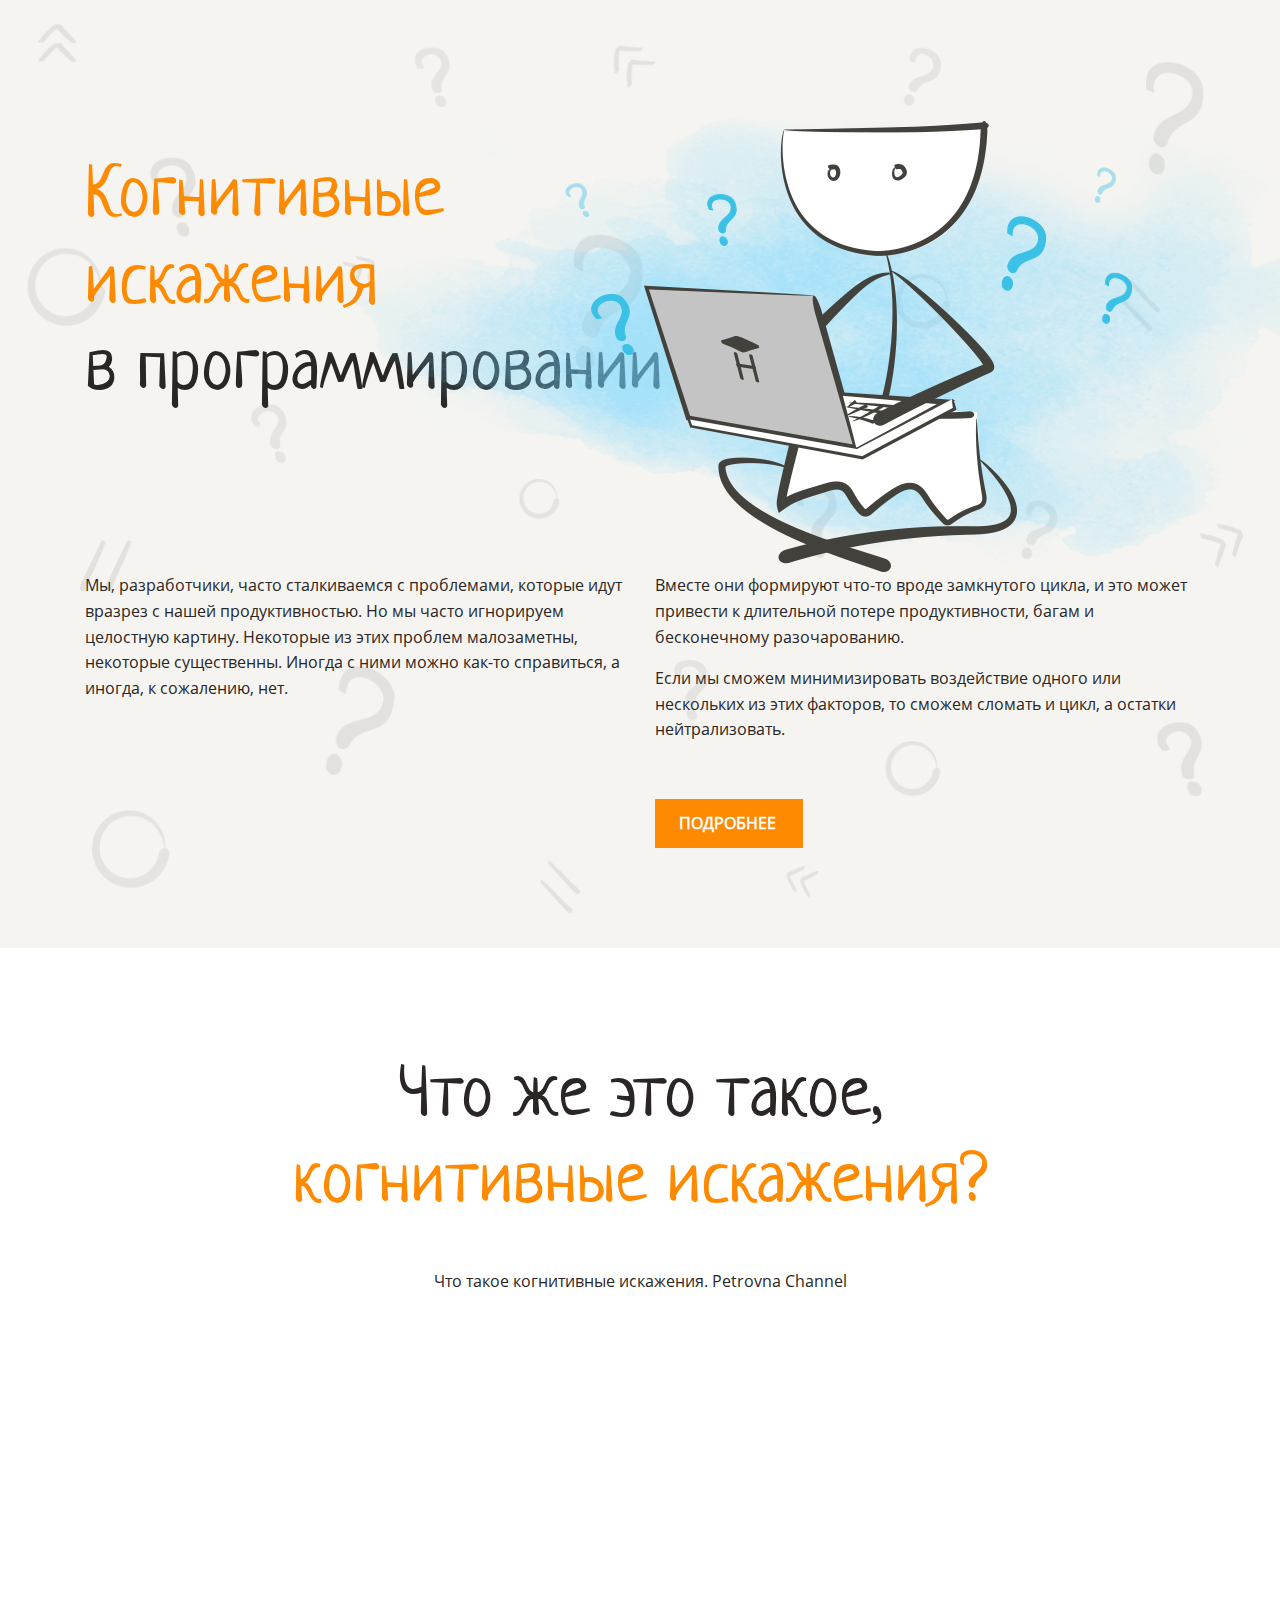
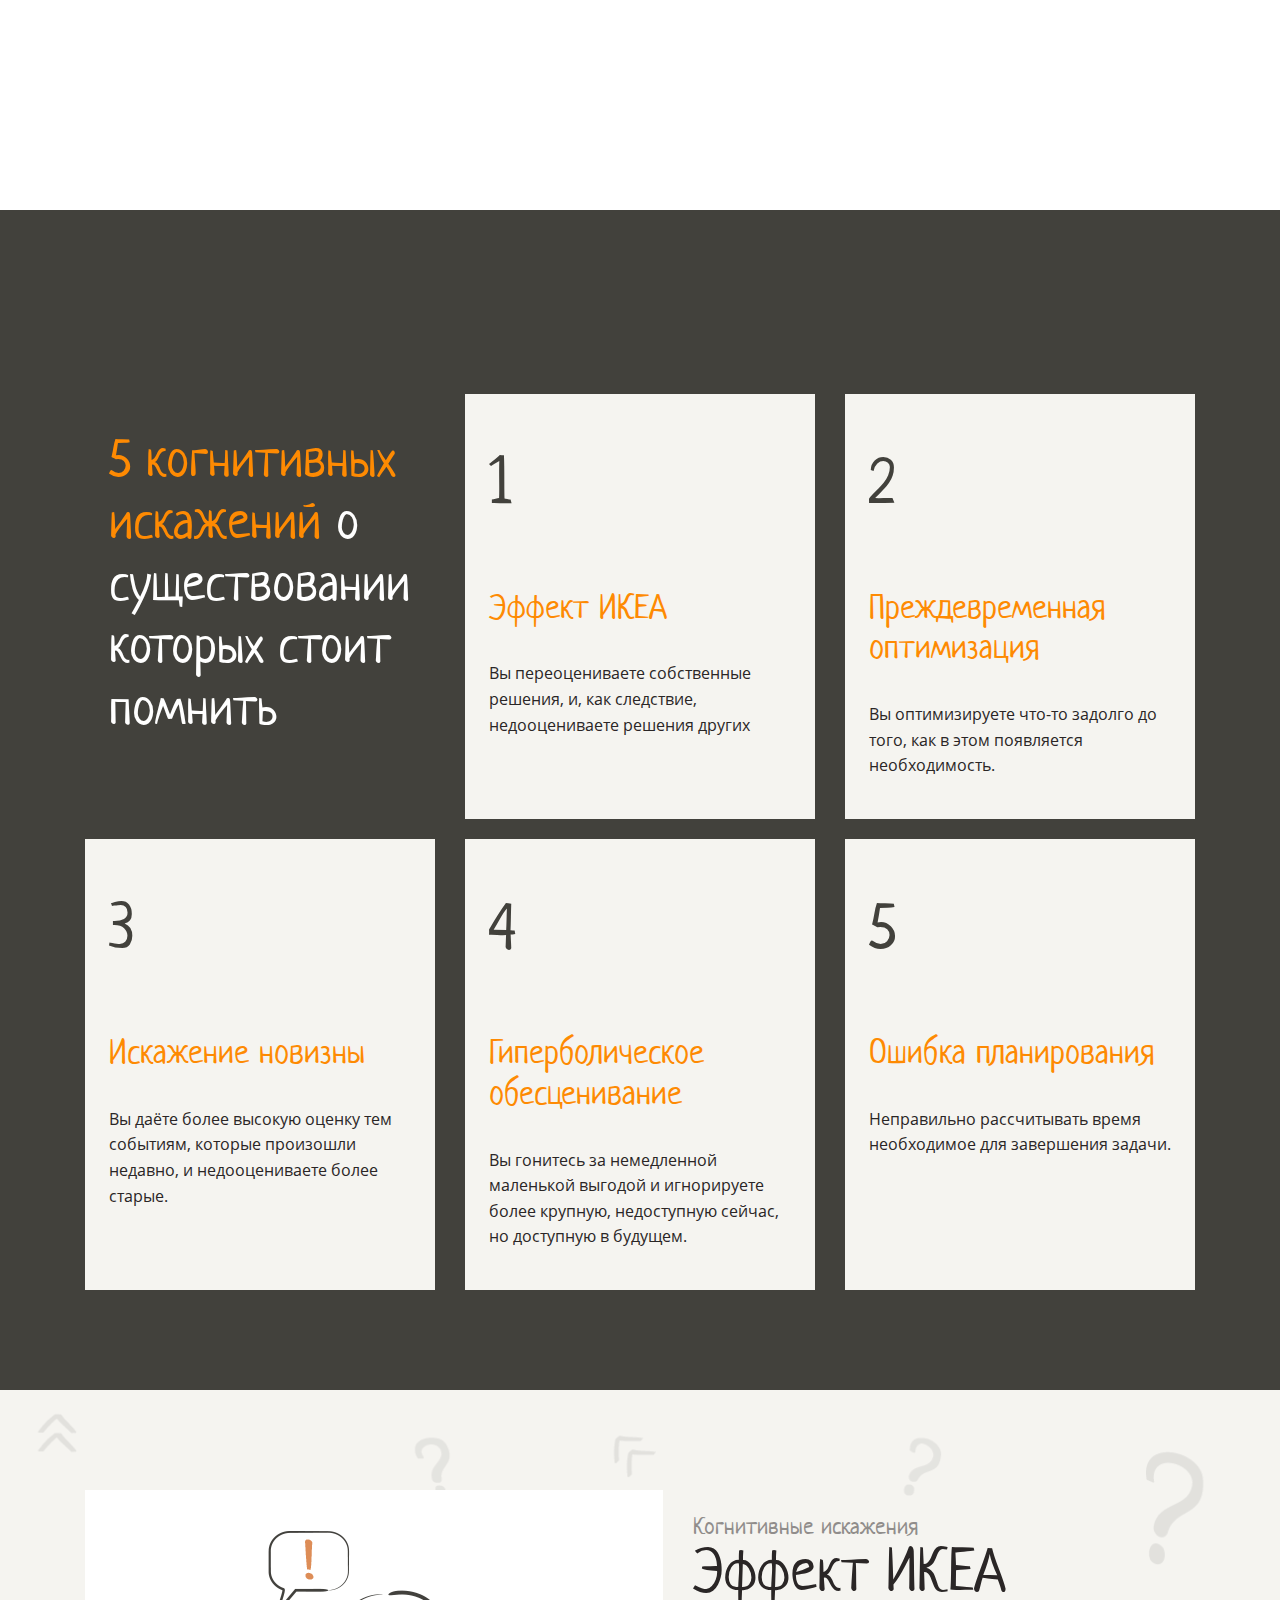
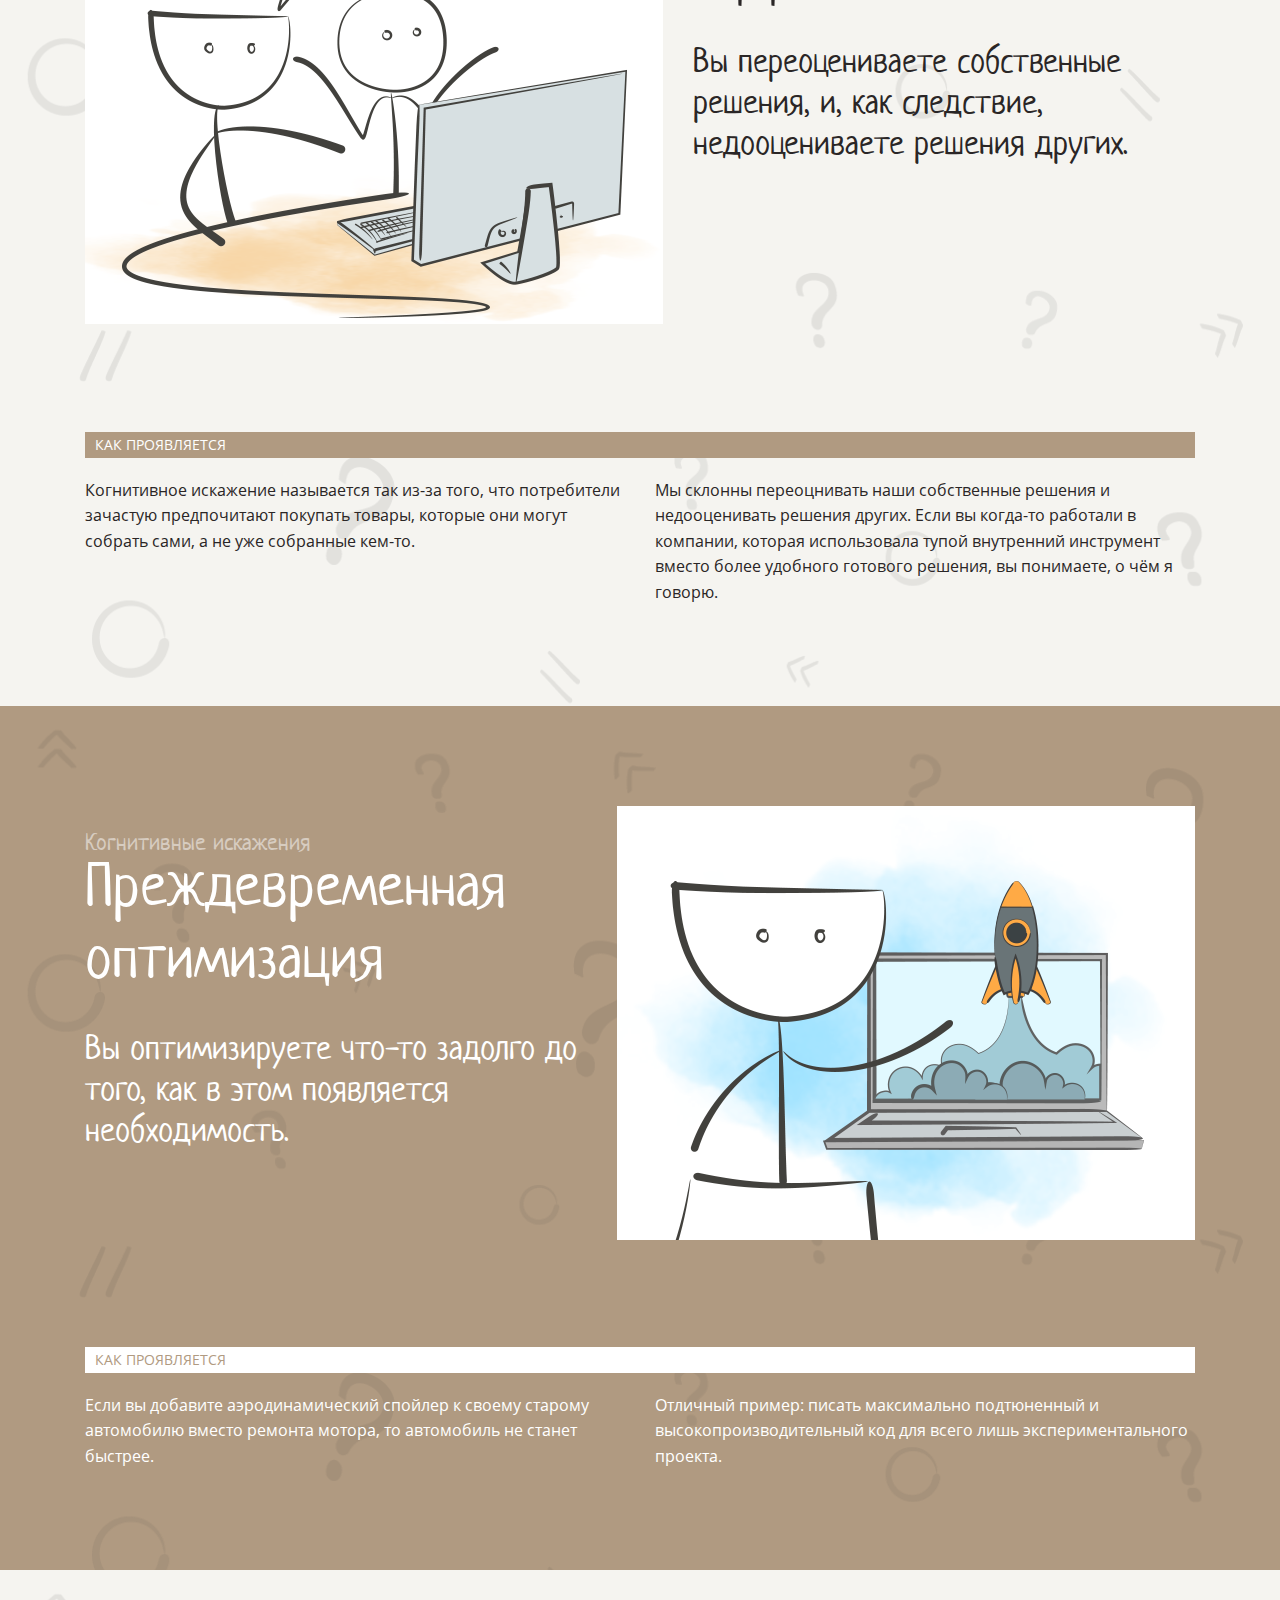
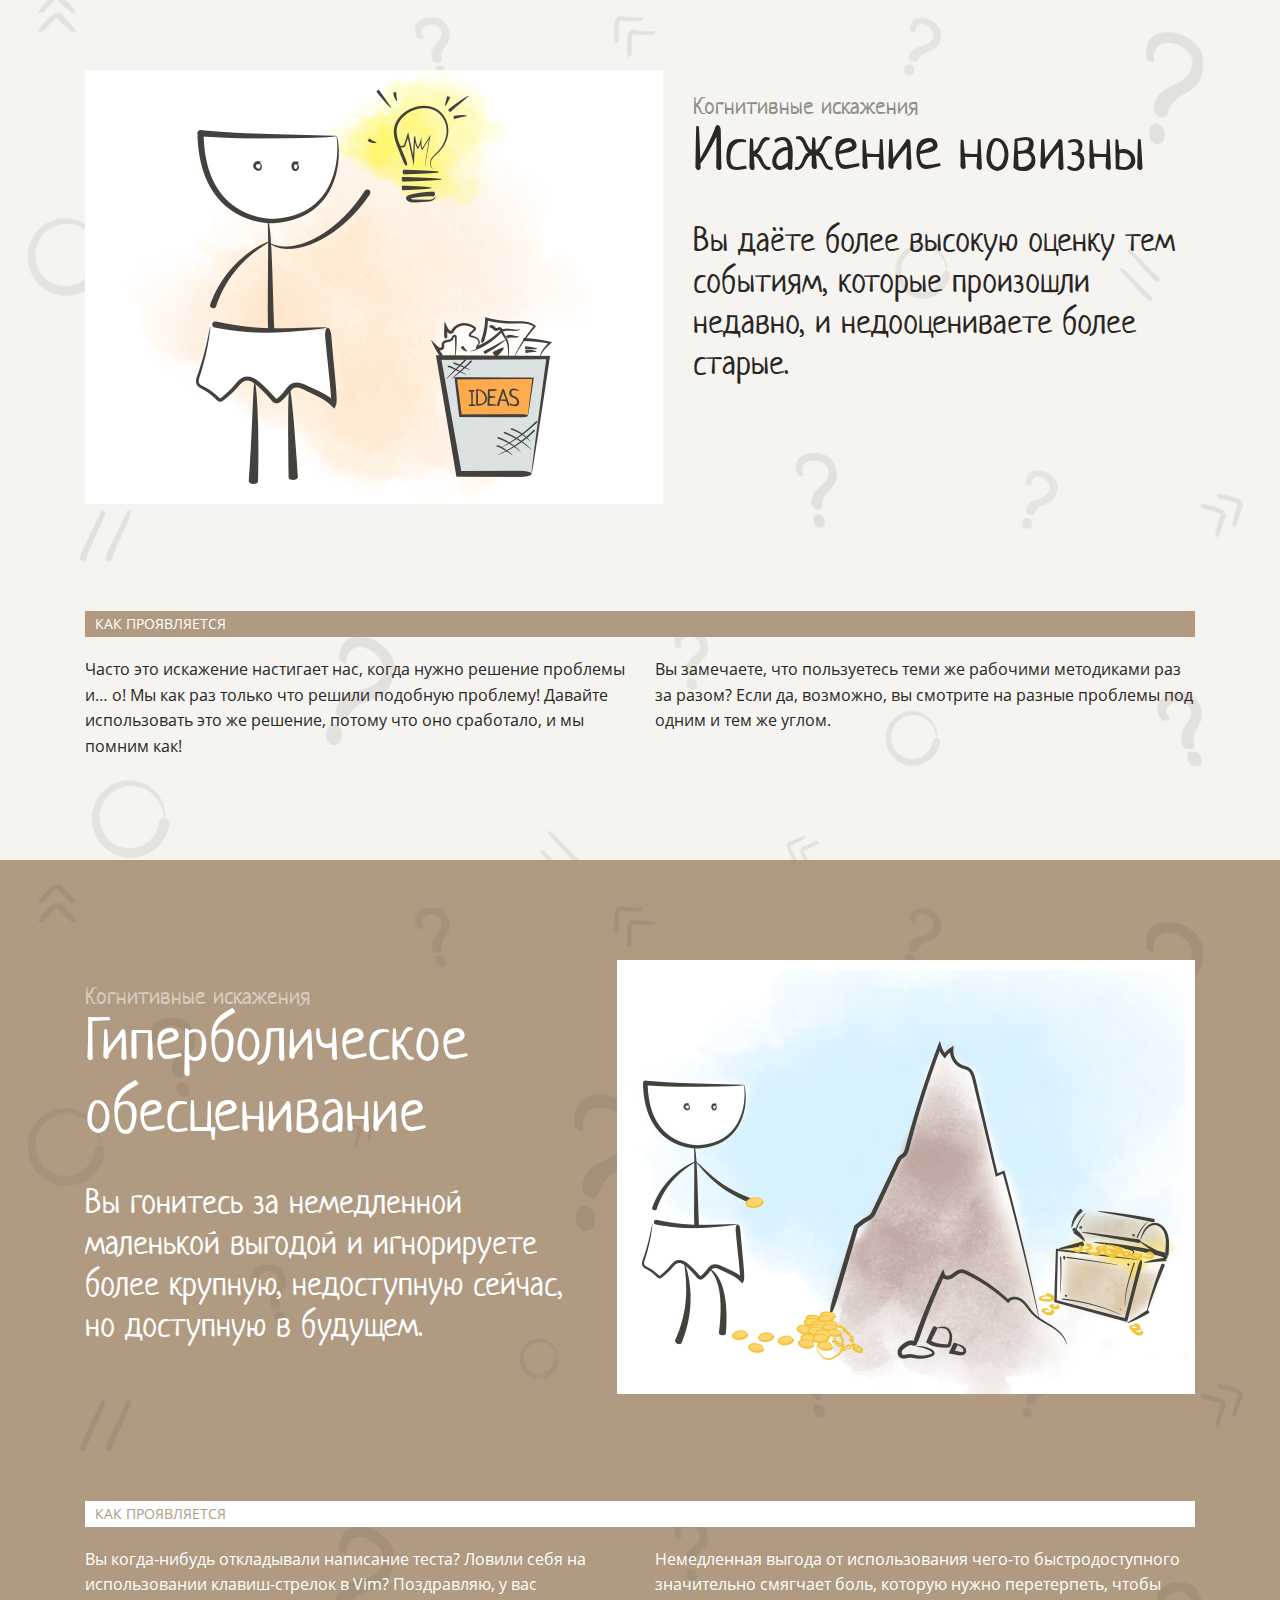
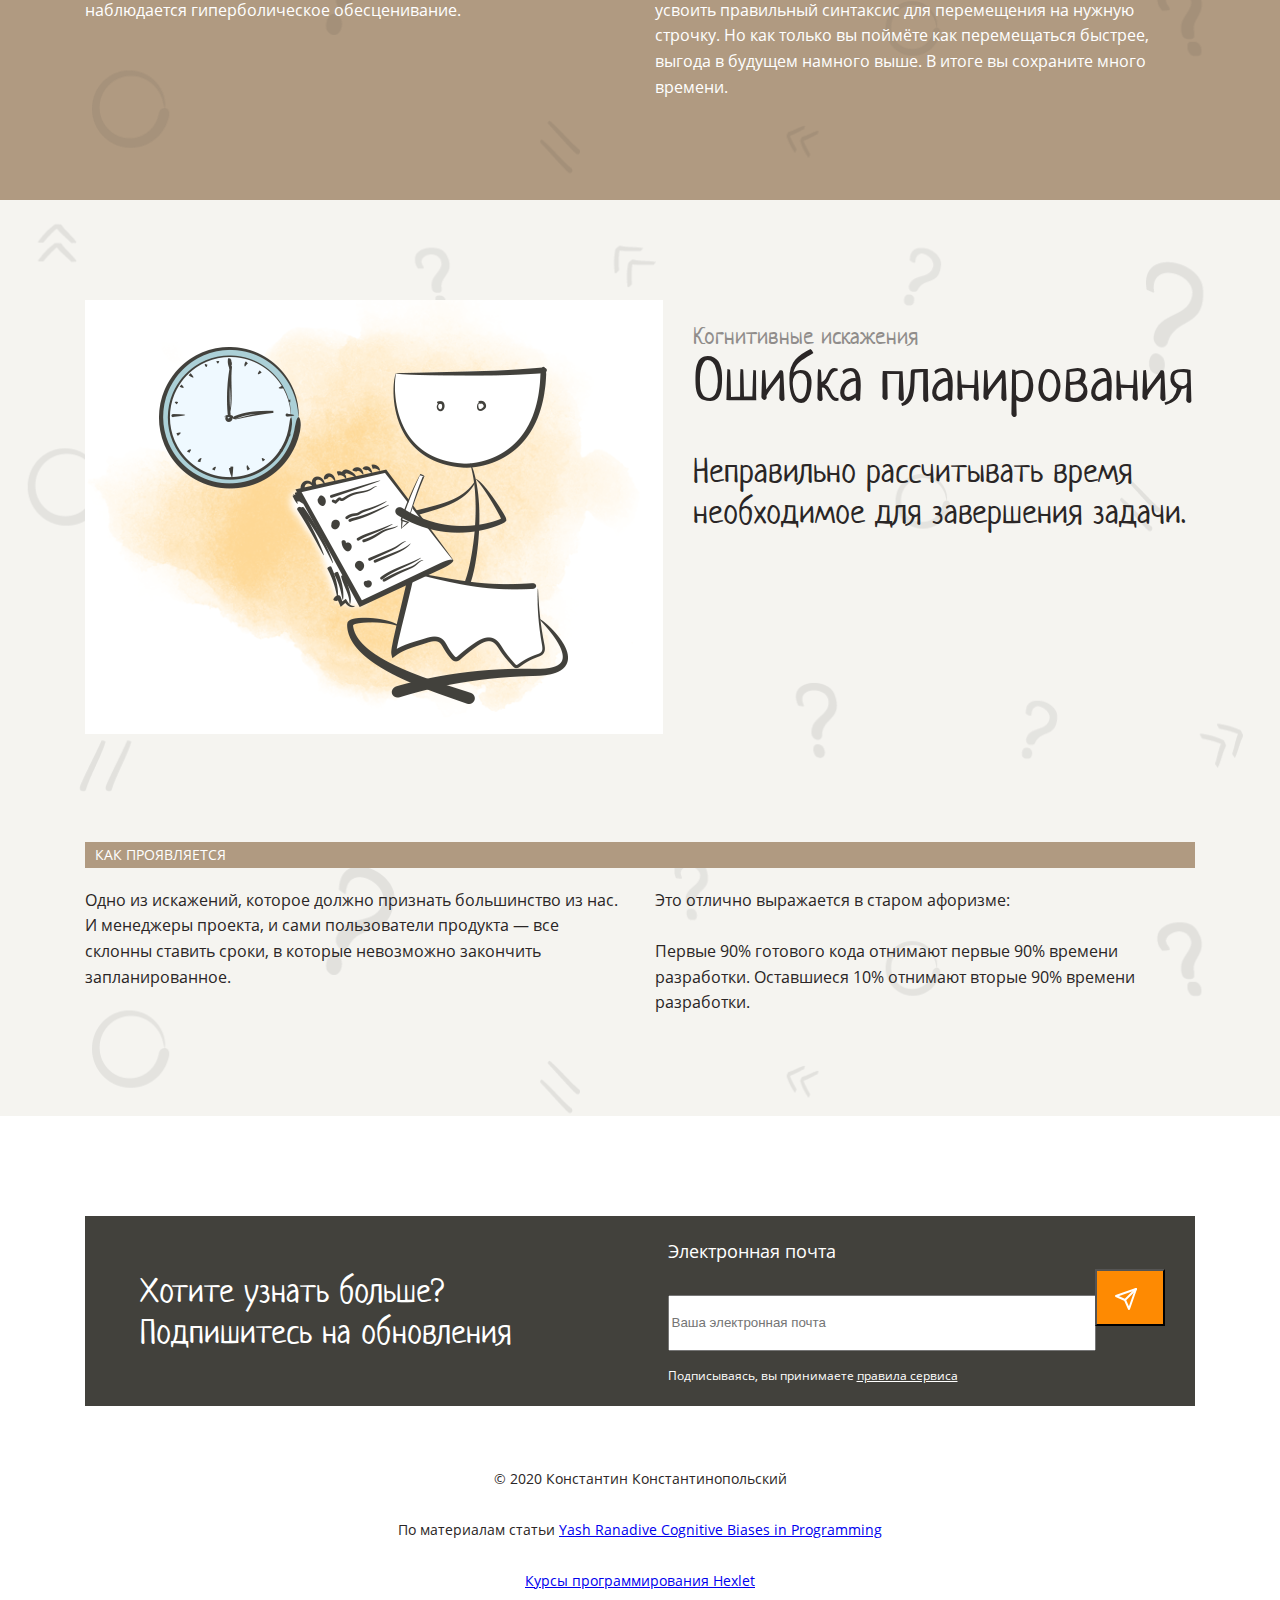
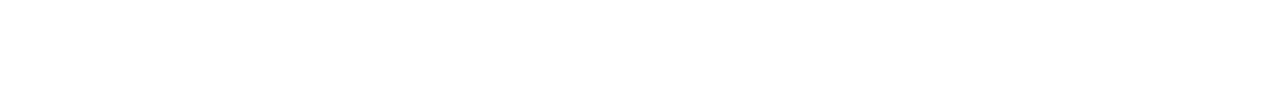
<file: index.html>
<!DOCTYPE html>
<html lang="ru">
<head>
    <meta charset="UTF-8">
    <meta name="viewport" content="width=device-width, initial-scale=1.0">
    <meta http-equiv="X-UA-Compatible" content="ie=edge">
    <title>Когнитивные искажения ertaig</title>
    <link rel="stylesheet" href="styles/style.css">
</head>
<body> 
    <header>
        <div class="section backround-light">
            <div class="container">
            <h1><span>Когнитивные <br>искажения</span><br>в программировании</h1>
            <img src="img/main.png" alt="" class="header-image">
        <div class="header-row">
            <div class="header-text mr-30"><p>Мы, разработчики, часто сталкиваемся с проблемами, которые идут вразрез с нашей продуктивностью. Но мы часто игнорируем целостную картину. Некоторые из этих проблем малозаметны, некоторые существенны. Иногда с ними можно как-то справиться, а иногда, к сожалению, нет.</p></div>
            <div class="header-text"><p>Вместе они формируют что-то вроде замкнутого цикла, и это может привести к длительной потере продуктивности, багам и бесконечному разочарованию.</p> <p>Если мы сможем минимизировать воздействие одного или нескольких из этих факторов, то сможем сломать и цикл, а остатки нейтрализовать.</p>
            <div class="header-button"><a href="#about" >ПОДРОБНЕЕ</a></div></div>
        </div>
            </div>
        </div>
    </header>
    <main>
        <h1 class="ta-center mt-100">Что же это такое,<br><span>когнитивные искажения?</span></h1>
        <p class="mb-30 ta-center">Что такое когнитивные искажения. Petrovna Channel</p> 
        <iframe class="video" width="919" height="569" src="https://www.youtube.com/embed/jie9AizBqss" frameborder="0" allowfullscreen></iframe>
        <div class="block"></div>
    <a id="about"></a>
    <nav class="navigation">
        <div class="container">
          <div class="navigation-row">
            <div class="navigation-text mr-30 about p-24 ">
                <p class="mt-10 fc-white"><span>5 когнитивных искажений</span> о существовании которых стоит помнить</p>
            </div>
            <a href="#ikea-effect" class="display navigation-text bg-color mr-30 p-24 td animation">
            <p class="fs-64 ">1</p>
            <h3>Эффект ИКЕА</h3>
            <p class="tc">Вы переоцениваете собственные решения, и, как следствие, недооцениваете решения других</p>
            </a>

            <a href="#premature-optimization" class="display navigation-text bg-color p-24 td animation">
            <p class="fs-64">2</p>
            <h3>Преждевременная оптимизация</h3>
            <p class="tc">Вы оптимизируете что-то задолго до того, как в этом появляется необходимость.</p>
            </a>

            <a href="#distortion-of-novelty"class="display navigation-text bg-color mr-30 mt-20 p-24 td animation">
            <p class="fs-64">3</p>
            <h3>Искажение новизны</h3>
            <p class="tc">Вы даёте более высокую оценку тем событиям, которые произошли недавно, и недооцениваете более старые.</p>
            </a>

            <a href="hyperbolic-depreciation" class=" daisplay navigation-text bg-color mr-30 mt-20 p-24 td animation">
            <p class="fs-64">4</p>
            <h3>Гиперболическое обесценивание</h3>
            <p class="tc">Вы гонитесь за немедленной маленькой выгодой и игнорируете более крупную, недоступную сейчас, но доступную в будущем.</p>
            </a>

            <a href="#errors-in-planning" class=" dispaly navigation-text bg-color mt-20 p-24 td animation">
            <p class="fs-64">5</p>
            <h3>Ошибка планирования</h3>
            <p class="tc">Неправильно рассчитывать время необходимое для завершения задачи.</p>
            </a>
          </div>
        </div>
    </nav>
    </main>

    <a id="ikea-effect"></a>
        <section class="section backround-light">
            <div class="container">
                <div class="ikea-row">
                    <div class="ikea-image mr-30"><img src="img/1.png" alt=""></div>
                    <div>
                        <p class="ff-24 fc">Когнитивные искажения</p>
                        <h2 class="mt-30">Эффект ИКЕА</h2>
                        <p class="ff-34 ">Вы переоцениваете собственные решения, и, как следствие, недооцениваете решения других.</p>
                    </div>
                </div>
                    <div class="backround-dark mt-100 mb-20">
                        <h4 class="pl-10">КАК ПРОЯВЛЯЕТСЯ</h4>
                    </div>
                        <div class="ikea-row ">
                            <div class= "mr-30 flex-b50">Когнитивное искажение называется так из-за того, что потребители зачастую предпочитают покупать товары, которые они могут собрать сами, а не уже собранные кем-то.</div>
                            <div class="flex-b50">Мы склонны переоцнивать наши собственные решения и недооценивать решения других. Если вы когда-то работали в компании, которая использовала тупой внутренний инструмент вместо более удобного готового решения, вы понимаете, о чём я говорю.</div>
                        </div>
            </div>
        </section>
    <a id="premature-optimization"></a>
        <section class="section backround-brown">
            <div class="container">
                <div class="optimization-row">
                    <div class="mr-30">
                        <p class="ff-24 fc-white50">Когнитивные искажения</p>
                        <h2 class="mt-30 fc-white">Преждевременная оптимизация</h2>
                        <p class="ff-34 fc-white">Вы оптимизируете что-то задолго до того, как в этом появляется необходимость.</p>
                    </div>
                    <div class="image-optimization"><img src="img/2.png"></div>
                </div>
                    <div class="backround-white mt-100 mb-20">
                        <h4 class="pl-10 fc-brown">КАК ПРОЯВЛЯЕТСЯ</h4>
                    </div>
                    <div class="optimization-row ">
                    <div class= "mr-30 flex-b50 fc-white">Если вы добавите аэродинамический спойлер к своему старому автомобилю вместо ремонта мотора, то автомобиль не станет быстрее.</div>
                    <div class="flex-b50 fc-white">Отличный пример: писать максимально подтюненный и высокопроизводительный код для всего лишь экспериментального проекта.</div>
                    </div>
            </div>
        </section>
        <a id="distortion-of-novelty"></a>
        <section class="section backround-light">
            <div class="container">
                <div class="novelty-row">
                    <div class="image-novelty mr-30"><img src="img/3.png"></div>
                    <div>
                        <p class="ff-24 fc">Когнитивные искажения</p>
                        <h2 class="mt-30">Искажение новизны</h2>
                        <p class="ff-34 ">Вы даёте более высокую оценку тем событиям, которые произошли недавно, и недооцениваете более старые.</p> 
                    </div>
                </div>
                <div class="backround-dark mt-100 mb-20">
                    <h4 class="pl-10">КАК ПРОЯВЛЯЕТСЯ</h4>
                </div>
                <div class="novelty-row">
                    <div class= "mr-30 flex-b50">Часто это искажение настигает нас, когда нужно решение проблемы и… о! Мы как раз только что решили подобную проблему! Давайте использовать это же решение, потому что оно сработало, и мы помним как!</div>
                    <div class="flex-b50">Вы замечаете, что пользуетесь теми же рабочими методиками раз за разом? Если да, возможно, вы смотрите на разные проблемы под одним и тем же углом.</div>
                </div>
            </div>
        </section>
        <a id="hyperbolic-depreciation"></a>
        <section class="section backround-brown">
            <div class="container">
                <div class="hyperbolic-row">
                    <div class="mr-30">
                        <p class="ff-24 fc-white50">Когнитивные искажения</p>
                        <h2 class="mt-30 fc-white">Гиперболическое обесценивание</h2>
                        <p class="ff-34 fc-white">Вы гонитесь за немедленной маленькой выгодой и игнорируете более крупную, недоступную сейчас, но доступную в будущем.</p>
                    </div>
                    <div class="image-hyperbolic"><img src="img/4.png"></div>
                </div>
                        <div class="backround-white mt-100 mb-20">
                            <h4 class="pl-10 fc-brown">КАК ПРОЯВЛЯЕТСЯ</h4>
                        </div>
                            <div class="hyperbolic-row ">
                                <div class= "mr-30 flex-b50 fc-white">Вы когда-нибудь откладывали написание теста? Ловили себя на использовании клавиш-стрелок в Vim? Поздравляю, у вас наблюдается гиперболическое обесценивание.</div>
                                <div class="flex-b50 fc-white">Немедленная выгода от использования чего-то быстродоступного значительно смягчает боль, которую нужно перетерпеть, чтобы усвоить правильный синтаксис для перемещения на нужную строчку. Но как только вы поймёте как перемещаться быстрее, выгода в будущем намного выше. В итоге вы сохраните много времени.</div>
                            </div>
            </div>
        </section>
       <a id="errors-in-planning"></a>
        <section class="section backround-light">
            <div class="container">
                <div class="errors-row">
                    <div class="image-errors mr-30"><img src="img/5.png"></div>
                    <div>
                        <p class="ff-24 fc">Когнитивные искажения</p>
                        <h2 class="mt-30">Ошибка планирования</h2>
                        <p class="ff-34 ">Неправильно рассчитывать время необходимое для завершения задачи.</p> 
                    </div>
                </div>
                <div class="backround-dark mt-100 mb-20">
                    <h4 class="pl-10">КАК ПРОЯВЛЯЕТСЯ</h4>
                </div>
                <div class="errors-row">
                    <div class= "mr-30 flex-b50">Одно из искажений, которое должно признать большинство из нас. И менеджеры проекта, и сами пользователи продукта — все склонны ставить сроки, в которые невозможно закончить запланированное.</div>
                    <div class="flex-b50">Это отлично выражается в старом афоризме:<br> <br> Первые 90% готового кода отнимают первые 90% времени разработки. Оставшиеся 10% отнимают вторые 90% времени разработки.</div>
                </div>
            </div>
        </section>
    <footer>
        <div class="container">
            <div class="footer-row">
                <div class="flex-b50 ff-34 fc-white pl-55 center"><p>Хотите узнать больше?<br>Подпишитесь на обновления</p></div>
                <div class="flex-b50 center">
                    <p class="fc-white fs-18 mb-8">Электронная почта</p>
                    <form>
                        <input type="email" name="email" placeholder="Ваша электронная почта" class="form-email ">
                        <button type= "submit"></button>
                    </form>
                    <p class="fc-white fs-12">Подписываясь, вы принимаете <a href="#" class="fc-white">правила сервиса</a></p>
                </div>
            </div> 
                <p class="footer-text">© 2020 Константин Константинопольский <br><br>
                По материалам статьи <a href="https://medium.com/hackernoon/cognitive-biases-in-programming-5e937707c27b">Yash Ranadive Cognitive Biases in Programming</a> <br><br>
                <a href="https://ru.hexlet.io/my"> Курсы программирования Hexlet</a></p>
        </div>
    </footer>
</body>
</html>
</file>
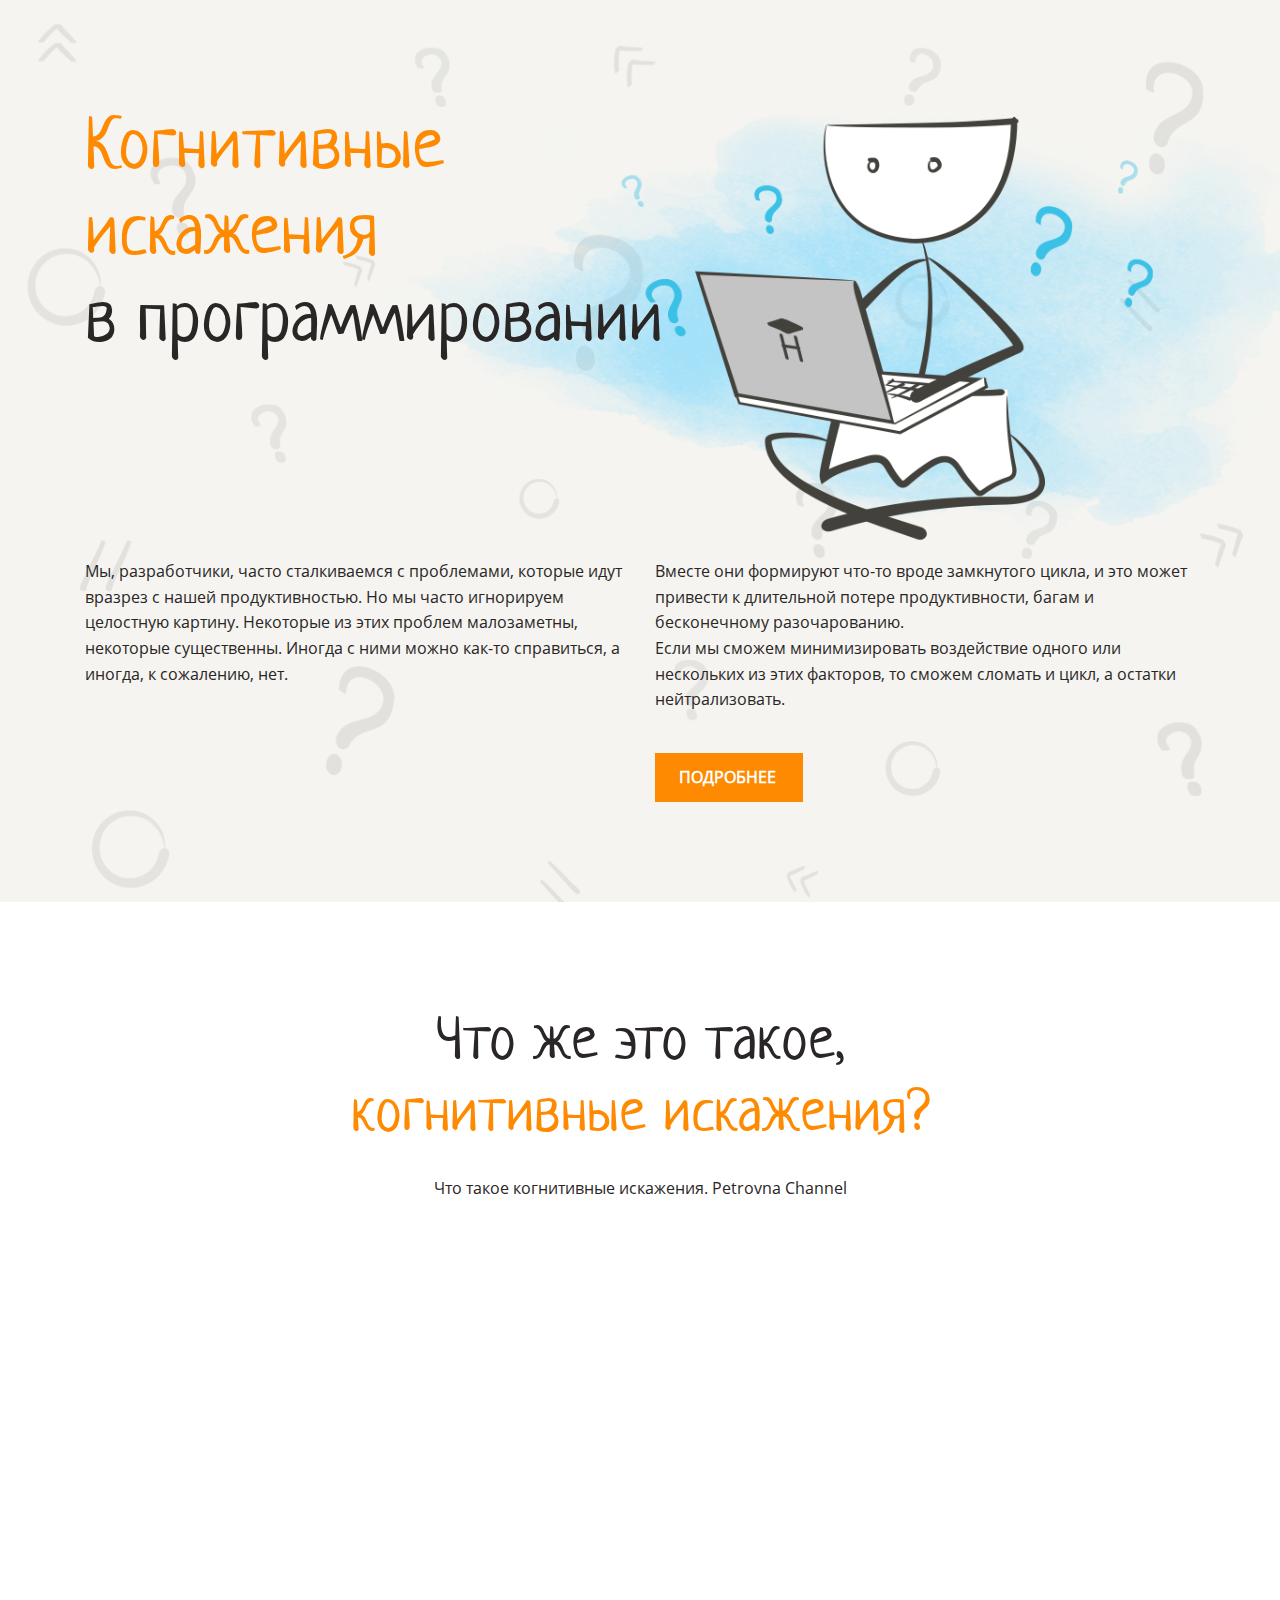
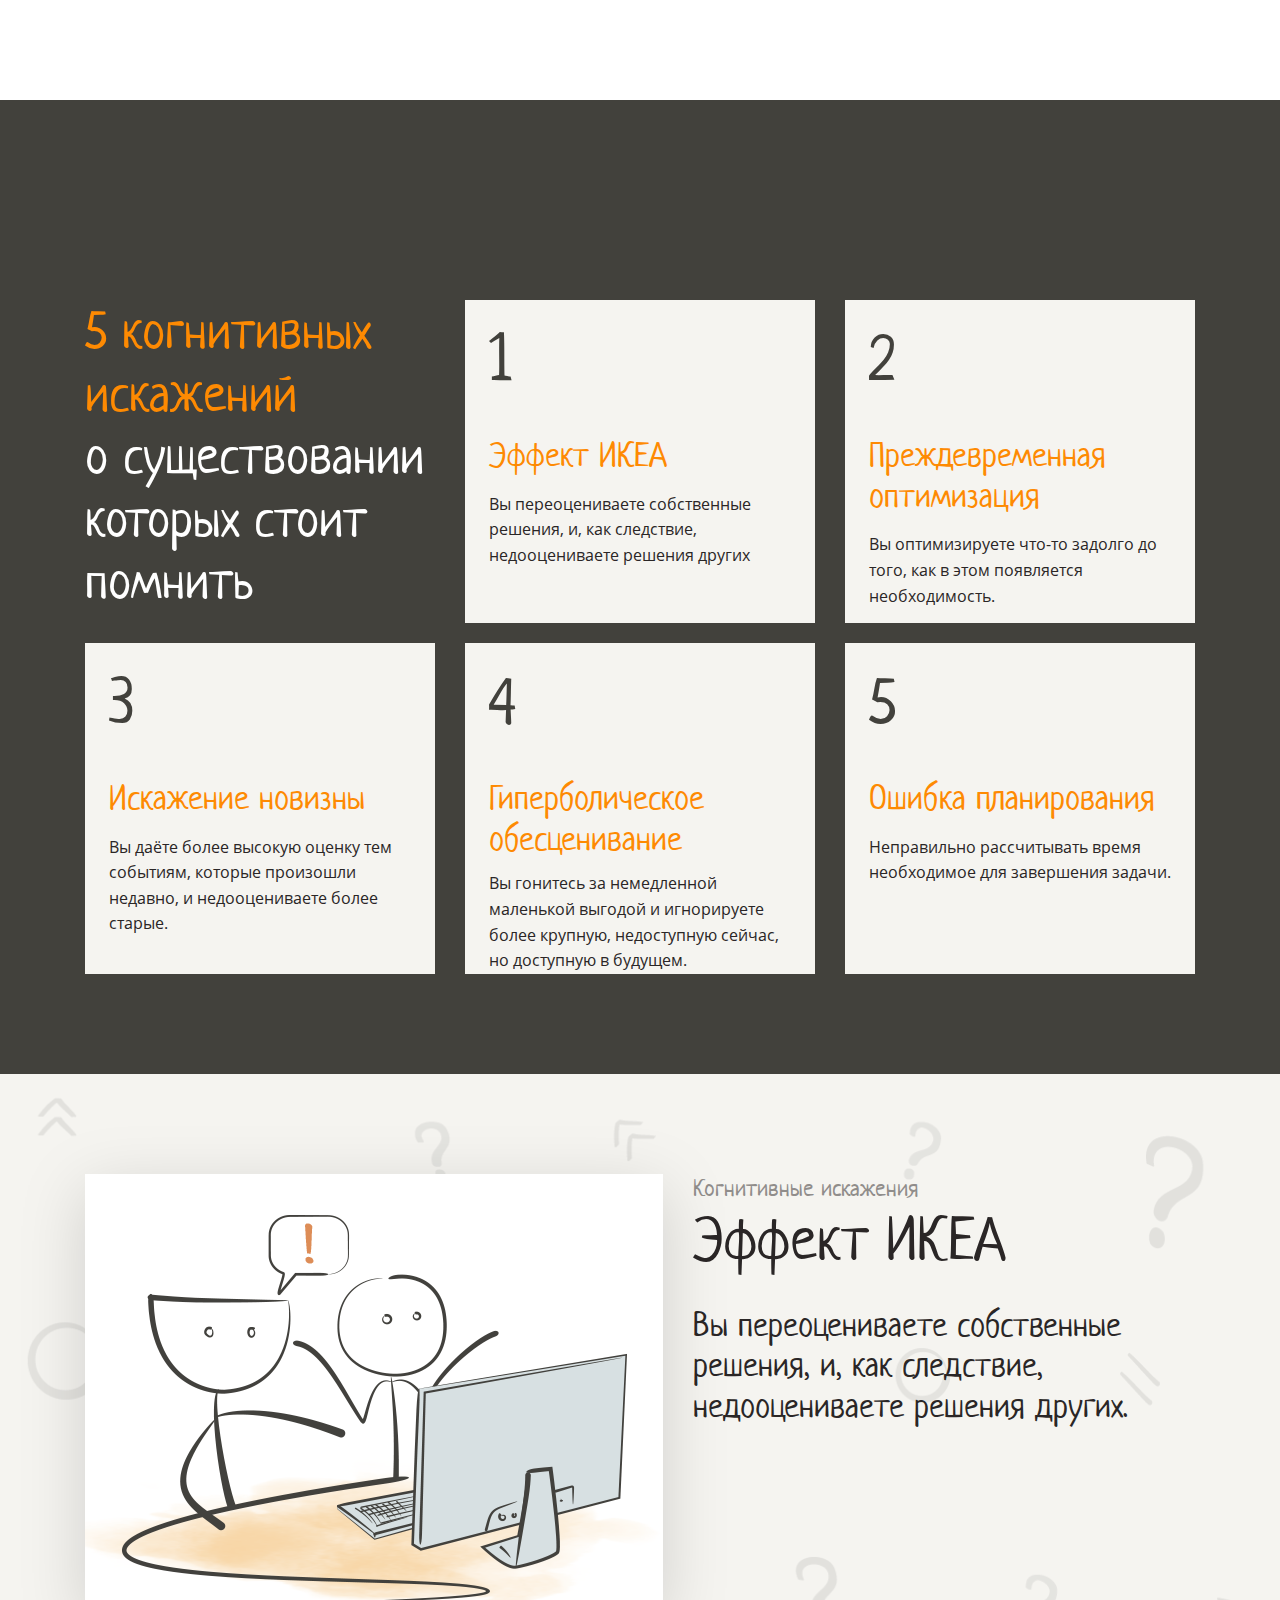
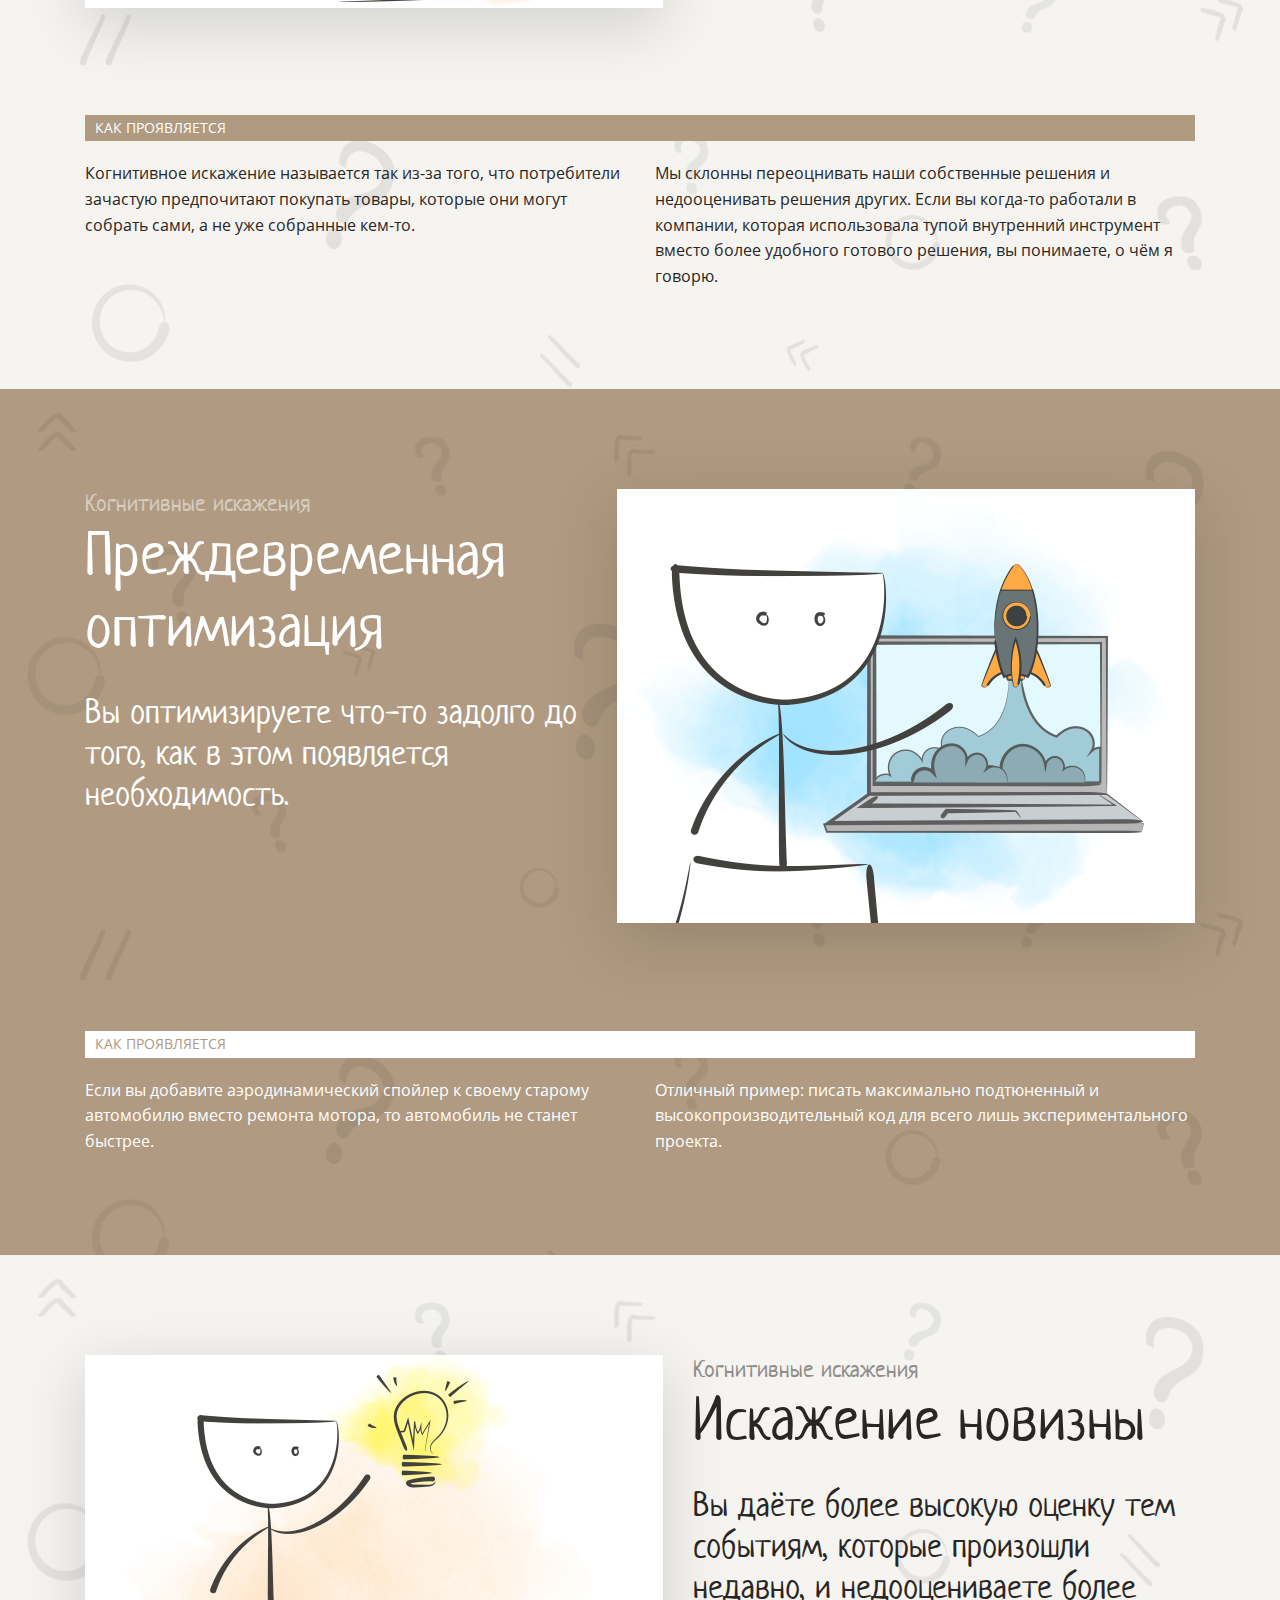
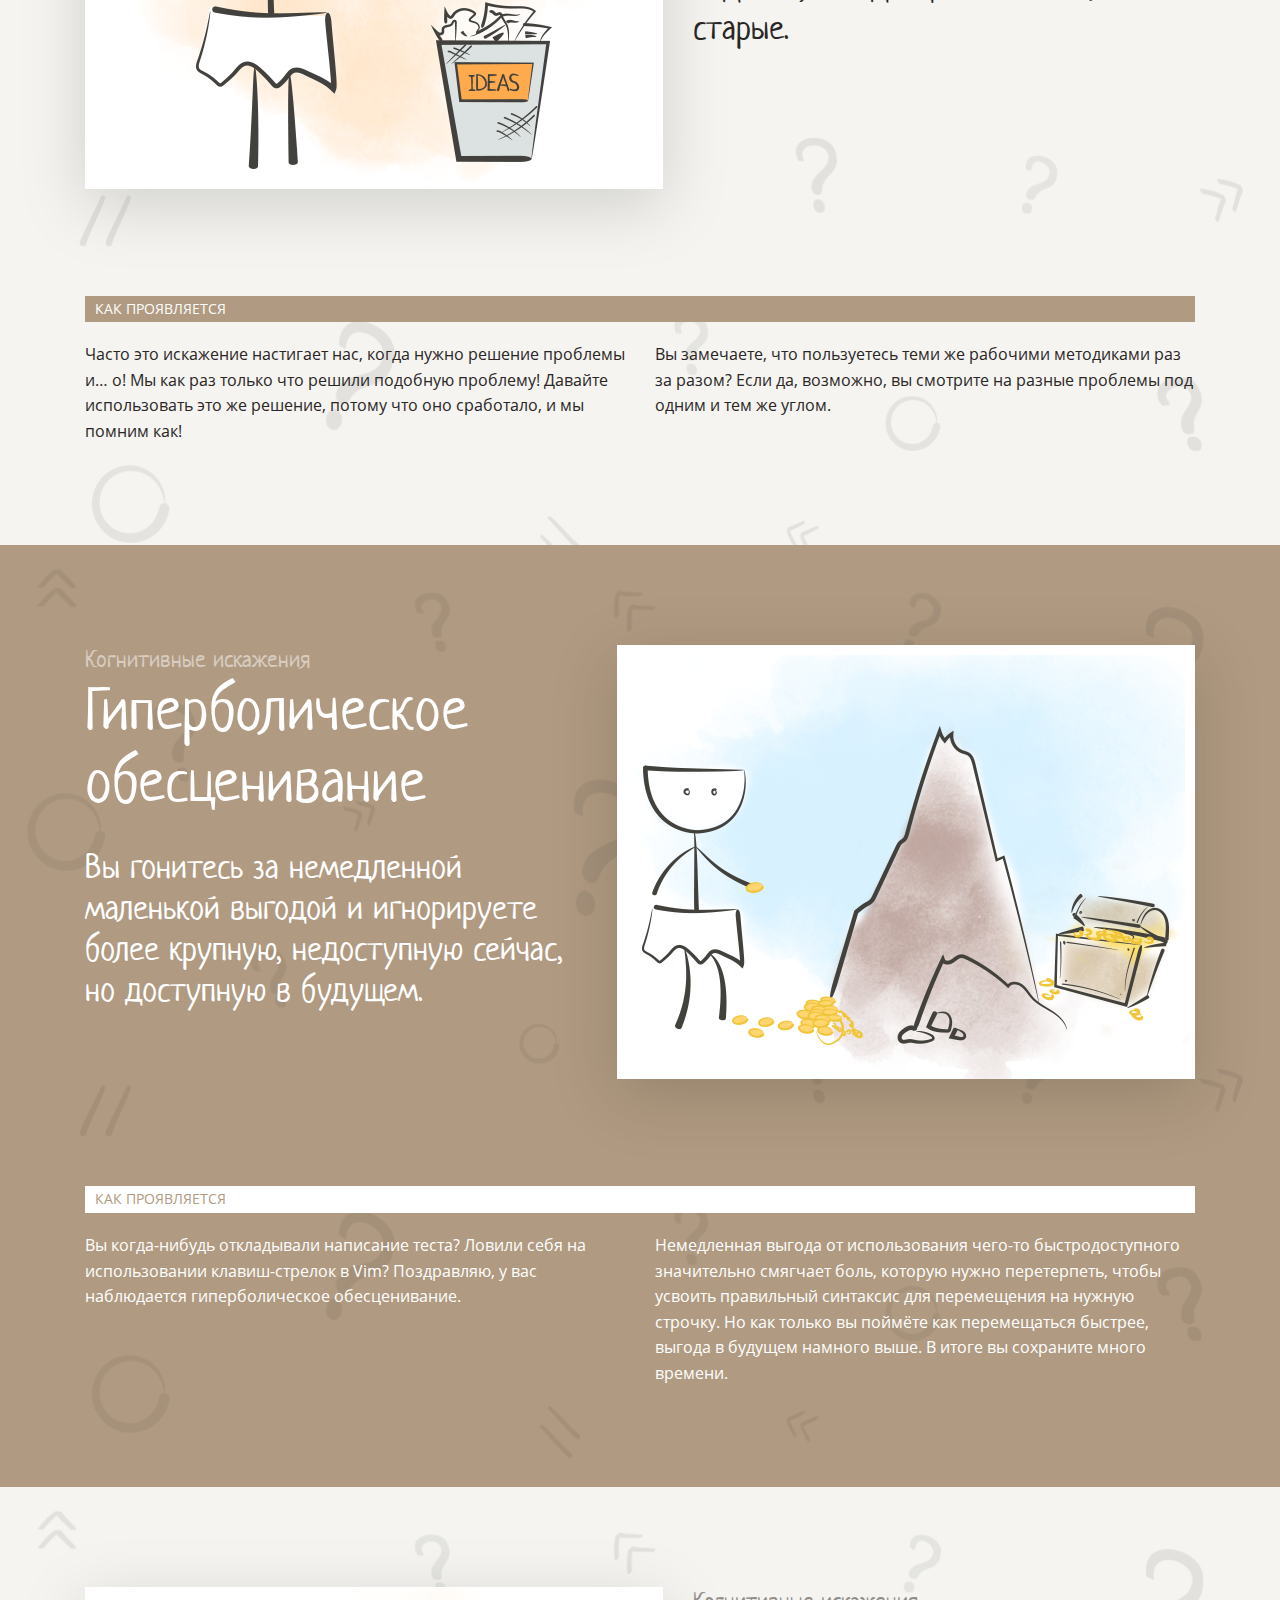
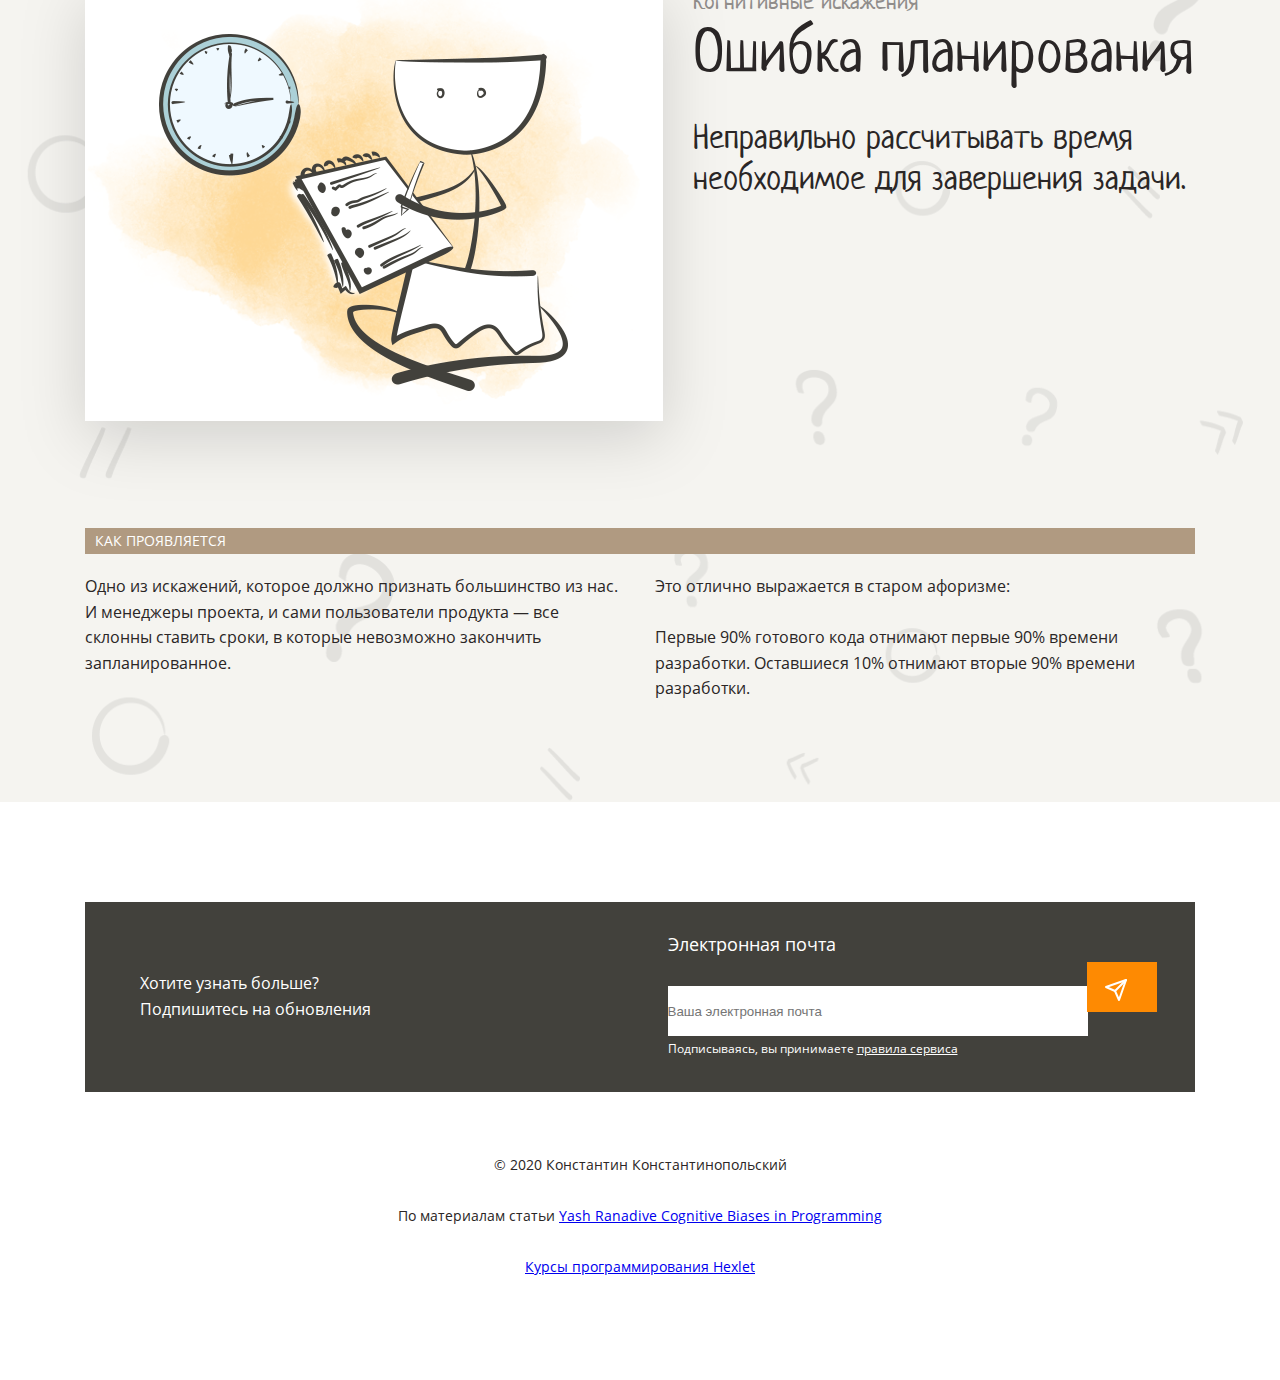
<file: src/index.html>
<!DOCTYPE html>
<html lang="ru">
<head>
    <meta charset="UTF-8">
    <meta name="viewport" content="width=device-width, initial-scale=1.0">
    <meta http-equiv="X-UA-Compatible" content="ie=edge">
    <title>Когнитивные искажения ertaig</title>
    <link rel="stylesheet" href="styles/style.css">
</head>
<body> 
    <header>
        <div class="section backround-light">
            <div class="container">
            <h1 class="header-title"><span>Когнитивные <br>искажения</span><br>в программировании</h1>
            <img src="img/main.png" alt="" class="header-image">
        <div class="header-row">
            <div class="header-text mr-30"><p>Мы, разработчики, часто сталкиваемся с проблемами, которые идут вразрез с нашей продуктивностью. Но мы часто игнорируем целостную картину. Некоторые из этих проблем малозаметны, некоторые существенны. Иногда с ними можно как-то справиться, а иногда, к сожалению, нет.</p></div>
            <div class="header-text"><p>Вместе они формируют что-то вроде замкнутого цикла, и это может привести к длительной потере продуктивности, багам и бесконечному разочарованию.</p> <p>Если мы сможем минимизировать воздействие одного или нескольких из этих факторов, то сможем сломать и цикл, а остатки нейтрализовать.</p>
            <div class="header-button"><a href="#navigation" >ПОДРОБНЕЕ</a></div></div>
        </div>
            </div>
        </div>
    </header>
    <main>
        <div class="container mb-100">
        <h2 class="ta-center mb-30">Что же это такое,<br><span>когнитивные искажения?</span></h2>
        <p class="mb-30 ta-center">Что такое когнитивные искажения. Petrovna Channel</p> 
        </div>
        <iframe class="video" width="919" height="569" src="https://www.youtube.com/embed/jie9AizBqss" style="border-width: 0px" allowfullscreen></iframe>
        
       
    <nav id="navigation" class="navigation pt-100">
        <div class="container">
          <div class="navigation-row">
            <div class="navigation-text about">
                <p class="fc-white"><span>5 когнитивных искажений</span><br>о существовании которых стоит помнить</p>
            </div>
            <a href="#ikea-effect" class="display navigation-link bg-color mr-30 td animation ">
            <h2 class="fs-64">1</h2>
            <h3>Эффект ИКЕА</h3>
            <p class="tc mt-16">Вы переоцениваете собственные решения, и, как следствие, недооцениваете решения других</p>
            </a>

            <a href="#premature-optimization" class="display navigation-link bg-color td animation ">
            <h2 class="fs-64">2</h2>
            <h3>Преждевременная оптимизация</h3>
            <p class="tc mt-16">Вы оптимизируете что-то задолго до того, как в этом появляется необходимость.</p>
            </a>

            <a href="#distortion-of-novelty" class="display navigation-link bg-color mr-30 mt-20 p-24 td animation ">
            <h2 class="fs-64">3</h2>
            <h3>Искажение новизны</h3>
            <p class="tc mt-16">Вы даёте более высокую оценку тем событиям, которые произошли недавно, и недооцениваете более старые.</p>
            </a>

            <a href="hyperbolic-depreciation" class=" display navigation-link bg-color mr-30 mt-20 p-24 td animation">
            <h2 class="fs-64">4</h2>
            <h3>Гиперболическое обесценивание</h3>
            <p class="tc mt-12">Вы гонитесь за немедленной маленькой выгодой и игнорируете более крупную, недоступную сейчас, но доступную в будущем.</p>
            </a>

            <a href="#errors-in-planning" class=" display navigation-link bg-color mt-20 p-24 td animation">
            <h2 class="fs-64">5</h2>
            <h3>Ошибка планирования</h3>
            <p class="tc mt-16">Неправильно рассчитывать время необходимое для завершения задачи.</p>
            </a>
          </div>
        </div>
    </nav>
    </main>

        <section id="ikea-effect" class="section backround-light">
            <div class="container">
                <div class="ikea-row">
                    <div class="ikea-image mr-30"><img src="img/1.png" alt=""></div>
                    <div>
                        <p class="ff-24 fc">Когнитивные искажения</p>
                        <h2 class="mt-30">Эффект ИКЕА</h2>
                        <h3 class="fc-dark ">Вы переоцениваете собственные решения, и, как следствие, недооцениваете решения других.</h3>
                    </div>
                </div>
                    <div class="backround-dark mt-100 mb-20">
                        <h4 class="pl-10">КАК ПРОЯВЛЯЕТСЯ</h4>
                    </div>
                        <div class="ikea-row ">
                            <div class= "mr-30 flex-b50">Когнитивное искажение называется так из-за того, что потребители зачастую предпочитают покупать товары, которые они могут собрать сами, а не уже собранные кем-то.</div>
                            <div class="flex-b50">Мы склонны переоцнивать наши собственные решения и недооценивать решения других. Если вы когда-то работали в компании, которая использовала тупой внутренний инструмент вместо более удобного готового решения, вы понимаете, о чём я говорю.</div>
                        </div>
            </div>
        </section>

        <section id="premature-optimization" class="section backround-brown">
            <div class="container">
                <div class="optimization-row">
                    <div class="mr-30">
                        <p class="ff-24 fc-white50">Когнитивные искажения</p>
                        <h2 class="mt-30 fc-white">Преждевременная оптимизация</h2>
                        <h3 class="fc-white">Вы оптимизируете что-то задолго до того, как в этом появляется необходимость.</h3>
                    </div>
                    <div class="image-optimization"><img src="img/2.png" alt=""></div>
                </div>
                    <div class="backround-white mt-100 mb-20">
                        <h4 class="pl-10 fc-brown">КАК ПРОЯВЛЯЕТСЯ</h4>
                    </div>
                    <div class="optimization-row ">
                    <div class= "mr-30 flex-b50 fc-white">Если вы добавите аэродинамический спойлер к своему старому автомобилю вместо ремонта мотора, то автомобиль не станет быстрее.</div>
                    <div class="flex-b50 fc-white">Отличный пример: писать максимально подтюненный и высокопроизводительный код для всего лишь экспериментального проекта.</div>
                    </div>
            </div>
        </section>
        
        <section id="distortion-of-novelty" class="section backround-light">
            <div class="container">
                <div class="novelty-row">
                    <div class="image-novelty mr-30"><img src="img/3.png" alt=""></div>
                    <div>
                        <p class="ff-24 fc">Когнитивные искажения</p>
                        <h2 class="mt-30">Искажение новизны</h2>
                        <h3 class="fc-dark ">Вы даёте более высокую оценку тем событиям, которые произошли недавно, и недооцениваете более старые.</h3> 
                    </div>
                </div>
                <div class="backround-dark mt-100 mb-20">
                    <h4 class="pl-10">КАК ПРОЯВЛЯЕТСЯ</h4>
                </div>
                <div class="novelty-row">
                    <div class= "mr-30 flex-b50">Часто это искажение настигает нас, когда нужно решение проблемы и… о! Мы как раз только что решили подобную проблему! Давайте использовать это же решение, потому что оно сработало, и мы помним как!</div>
                    <div class="flex-b50">Вы замечаете, что пользуетесь теми же рабочими методиками раз за разом? Если да, возможно, вы смотрите на разные проблемы под одним и тем же углом.</div>
                </div>
            </div>
        </section>
       
        <section id="hyperbolic-depreciation" class="section backround-brown">
            <div class="container">
                <div class="hyperbolic-row">
                    <div class="mr-30">
                        <p class="ff-24 fc-white50">Когнитивные искажения</p>
                        <h2 class="mt-30 fc-white">Гиперболическое обесценивание</h2>
                        <h3 class="fc-white">Вы гонитесь за немедленной маленькой выгодой и игнорируете более крупную, недоступную сейчас, но доступную в будущем.</h3>
                    </div>
                    <div class="image-hyperbolic"><img src="img/4.png" alt=""></div>
                </div>
                        <div class="backround-white mt-100 mb-20">
                            <h4 class="pl-10 fc-brown">КАК ПРОЯВЛЯЕТСЯ</h4>
                        </div>
                            <div class="hyperbolic-row ">
                                <div class= "mr-30 flex-b50 fc-white">Вы когда-нибудь откладывали написание теста? Ловили себя на использовании клавиш-стрелок в Vim? Поздравляю, у вас наблюдается гиперболическое обесценивание.</div>
                                <div class="flex-b50 fc-white">Немедленная выгода от использования чего-то быстродоступного значительно смягчает боль, которую нужно перетерпеть, чтобы усвоить правильный синтаксис для перемещения на нужную строчку. Но как только вы поймёте как перемещаться быстрее, выгода в будущем намного выше. В итоге вы сохраните много времени.</div>
                            </div>
            </div>
        </section>
       
        <section id="errors-in-planning" class="section backround-light">
            <div class="container">
                <div class="errors-row">
                    <div class="image-errors mr-30"><img src="img/5.png" alt=""></div>
                    <div>
                        <p class="ff-24 fc">Когнитивные искажения</p>
                        <h2 class="mt-30">Ошибка планирования</h2>
                        <h3 class="fc-dark ">Неправильно рассчитывать время необходимое для завершения задачи.</h3> 
                    </div>
                </div>
                <div class="backround-dark mt-100 mb-20">
                    <h4 class="pl-10">КАК ПРОЯВЛЯЕТСЯ</h4>
                </div>
                <div class="errors-row">
                    <div class= "mr-30 flex-b50">Одно из искажений, которое должно признать большинство из нас. И менеджеры проекта, и сами пользователи продукта — все склонны ставить сроки, в которые невозможно закончить запланированное.</div>
                    <div class="flex-b50">Это отлично выражается в старом афоризме:<br> <br> Первые 90% готового кода отнимают первые 90% времени разработки. Оставшиеся 10% отнимают вторые 90% времени разработки.</div>
                </div>
            </div>
        </section>
    <footer>
        <div class="container">
            <div class="footer-row">
                <div class="flex-b50 ff-34 fc-white pl-55 center"><p>Хотите узнать больше?<br>Подпишитесь на обновления</p></div>
                <div class="flex-b50 center">
                    <p class="fc-white fs-18 mb-8">Электронная почта</p>
                    <form>
                        <input type="email" name="email" placeholder="Ваша электронная почта" class="form-email ">
                        <button type= "submit"></button>
                    </form>
                    <p class="fc-white fs-12">Подписываясь, вы принимаете <a href="#" class="fc-white">правила сервиса</a></p>
                </div>
            </div> 
                <p class="footer-text">© 2020 Константин Константинопольский <br><br>
                По материалам статьи <a href="https://medium.com/hackernoon/cognitive-biases-in-programming-5e937707c27b">Yash Ranadive Cognitive Biases in Programming</a> <br><br>
                <a href="https://ru.hexlet.io/my"> Курсы программирования Hexlet</a></p>
        </div>
    </footer>
</body>
</html>
</file>
<file: styles/style.css>
h1, h2, h3, h4, h5, h6 {
  font-size: inherit;
  font-weight: inherit; 
}

/*--------------------*/
/** CSS STYLE **/

@font-face {
	font-family: 'Neucha';
	src: url("../fonts/Neucha-Regular.ttf");
	font-weight: normal;
}
@font-face {
	font-family: 'Open Sans';
	src: url("../fonts/OpenSans-Regular.ttf");
	font-weight: normal;
}

:root {
	--white: #fff;
	--white50: #D7CCC0;
	--trwhite: #d7ccc0 ;
	--light: #f5f4f0 ;
	--main: #fe8a02;
 	--maindark: #42413c;
	--dark: #2a2626;
	--trdark: #908d8b;
	--brown: #b09a81;
	--blue: #1085c5;
}
body { 
  width: 100%;
  font-family: 'Open Sans', sans-serif;
  font-size: 16px;
  line-height: 1.6em;
  color: var(--dark);
  margin: 0px;
}
h1,
h2,
h3 {
	font-family: 'Neucha', sans-serif;
}
h1 {
	line-height: 1.2em;
	font-size: 72px;
}
h2 {
	line-height: 1.2em;
	font-size: 60px;
}
h3 {
	line-height: 1.2em;
	font-size: 34px;
	color:var(--main) ;
}
h4 {
	font-size: 14px;
	color: var(--white);
}
.container {
  width: 1110px;
  padding-top: 100px;
  padding-bottom: 100px;
  position: relative;
  margin: auto;
  z-index: 2; 
}
.section {
	position: relative;
	overflow: hidden;
}
.section:before {
  content: ' ';
  display: block;
  position: absolute;
  left: 0;
  top: 0;
  width: 100%;
  height: 950px;
  z-index: 1;
  opacity: 10%;
  background-image: url('../img/background.png');
  background-repeat: no-repeat;
  background-size: cover;
}
.backround-light {
  background: var(--light);
}
.backround-brown{
	background: var(--brown);
}
.header-image {
  position: absolute;
  top: 55px;
  right: -270px;
}
span {
	color:  var(--main);
}
.header-row {
	display: flex;
	margin-top: 150px;	
}
.header-text {
	width: 540px;
}
.mr-30 {
	margin-right:  30px;
}
.mb-30 {
	margin-bottom: 30px;
}
.ta-center {
	text-align: center;
}
.header-button {
	display: inline-block;
	width: 148px;
	height: 49px;
	background: var(--main);
	margin-top: 40px;
}
.header-button a {
	display: inline-block;
	color: var(--white);
  font-weight: bold;
  text-decoration: none;
  padding: 12px 24px;
}
.header-button: hover {
	background: #EA7600;
}
.video{
  width: 919px;
  height: 569px;
  display: block;
  margin: 0px auto;
  filter: drop-shadow(0 16px 32px rgba(0, 0, 0, 0.15));
}

.mt-100 {
	margin-top: 100px;
}
.block {
	width: 100%;
	height: 100px;
	background-color:var(--maindark) ;
	position: relative;
	left: 0px;
	bottom: 84px;
	z-index: -1;
	
}
.navigation {
	background-color: var(--maindark);
	margin-top: -100px;
}

.navigation-row {
  display: flex;
  flex-wrap: wrap;

}
.navigation-text {
	flex: 1 1 25%;
}
.about {
	font-size: 52px;
	font-family: 'Neucha', sans-serif;
	line-height: 62px;
}
.fs-64 {
	font-size: 64px;
	font-family: 'Neucha', sans-serif;
	line-height: 1px;
	padding-bottom: 40px;
	color: var(--maindark);
}
.bg-color {
	background-color: var(--light) ;
}

.mt-20 {
	margin-top: 20px;
}
.p-24 {
	padding: 24px;
}
.mt-10 {
	margin-top: 10px;
}
.display {
	display: block;
}
.td {
	text-decoration: none;
}
.tc {
	color: var(--dark);
}
.animation:hover {
	background-color: var(--main);
	color: var(--white);
}
	
.animation:hover p {
	background-color: var(--main);
	color: var(--white);
}
.animation:hover h3 {
	background-color: var(--main);
	color: var(--white);
}
.ikea-row {
	display: flex;
}
.ff-24 {
	font-family: 'Neucha', sans-serif;
	font-size: 24px;
}
.fc {
	color: var(--trdark);
}
.ff-34 {
	font-family: 'Neucha', sans-serif;
	font-size: 34px;
	line-height: 41px;
}
.ikea-image {
	vertical-align: middle;
}
.mt-30 {
	margin-top: -30px;
	margin-bottom: 30px;
}
.backround-dark {
	background-color: var(--brown);
	width: 1110px;
	height: 26px;
}
.mt-100 {
	margin-top: 100px;
}
.mb-20 {
	margin-bottom: 20px;
}
.pl-10 {
	padding-left: 10px;
}

.fc-white50 {
	color: var(--white50);
}
.fc-white {
	color: var(--white);
}
.optimization-row {
	display: flex;
}
.image-opimization {
	vertical-align: middle;
}
.backround-white {
	background-color: var(--white);
}
.fc-brown {
	color: var(--brown) ;
}
.flex-b50 {
	flex-basis: 50%;
}
.novelty-row {
	display: flex;
}
.image-novelty {
	vertical-align: middle;
}
.hyperbolic-row {
	display: flex;
}
.image-hyperbolic {
	vertical-align: middle;
}
.errors-row {
	display: flex;
}
.image-errors {
	vertical-align: middle;
}
.footer-row {
	display: flex;
	background-color: var(--maindark);
	height: 190px;
}
.pl-55 {
	padding-left: 55px;
}
.center {
	align-self: center;
}
.fs-18 {
	font-size: 18px;
}
.fs-12 {
	font-size: 12px;
}
.form-email {
	height: 50px;
	width: 420px;
}

button {
  width: 70px;
  height: 57px;
  position: relative;
  top: -4px;
  right: 5px;
  background: var(--main);
}
button::before {
  content: "";
  background: url(../img/send.svg);
  position: absolute;
  width: 25px;
  height: 25px;
  top: 16px;
  left: 17px;
}
button:hover {
  background: #ea7600;
}
.mb-8 {
	margin-bottom: 8px;
}
.footer-text {
	margin-top: 60px;
	text-align: center;
	font-size: 14px;
}
</file>
<file: src/styles/style.css>
* {
  margin: 0;
  padding: 0;
  border: 0;
}

h1,
h2,
h3,
h4,
h5,
h6 {
  font-weight: inherit;
  font-size: inherit;
}

@font-face {
  font-weight: normal;
  font-family: 'Neucha';
  src: url("../fonts/Neucha-Regular.ttf");
}

@font-face {
  font-weight: normal;
  font-family: 'Open Sans';
  src: url("../fonts/OpenSans-Regular.ttf");
}

:root {
  --white: #fff;
  --white50: #d7ccc0;
  --light: #f5f4f0;
  --main: #fe8a02;
  --maindark: #42413c;
  --dark: #2a2626;
  --trdark: #908d8b;
  --brown: #b09a81;
  --blue: #1085c5;
}

body {
  width: 100%;
  margin: 0;

  color: var(--dark);
  font-size: 16px;
  font-family: 'Open Sans', sans-serif;
  line-height: 1.6em;
}

h1,
h2,
h3 {
  font-family: 'Neucha', sans-serif;
}

h1 {
  font-size: 72px;
  line-height: 1.2em;
}

h2 {
  font-size: 60px;
  line-height: 1.2em;
}

h3 {
  color: var(--main);
  font-size: 34px;
  line-height: 1.2em;
}

h4 {
  color: var(--white);
  font-size: 14px;
  line-height: 16.8px;
}

.container {
  position: relative;
  z-index: 2;

  width: 1110px;
  margin: 0 auto;
  padding-top: 100px;
  padding-bottom: 100px;
}

.section {
  position: relative;

  overflow: hidden;
}

.section::before {
  position: absolute;
  top: 0;
  left: 0;
  z-index: 1;

  display: block;
  width: 100%;
  height: 950px;

  background-image: url('../img/background.png');
  background-repeat: no-repeat;
  background-size: cover;
  opacity: 10%;

  content: ' ';
}

.backround-light {
  background: var(--light);
}

.backround-brown {
  background: var(--brown);
}

.header-image {
  position: absolute;
  top: 55px;
  right: -270px;
  z-index: 100;

  height: 525px;
}

span {
  color: var(--main);
}

.header-title {
  position: relative;
  z-index: 200;

  display: block;
}

.header-row {
  display: flex;

  margin-top: 200px;
}

.header-text {
  width: 540px;
}

.mr-30 {
  margin-right: 30px;
}

.mr-75 {
  margin-right: 75px;
}

.mb-30 {
  margin-bottom: 30px;
}

.ta-center {
  text-align: center;
}

.header-button {
  display: inline-block;
  width: 148px;
  height: 49px;
  margin-top: 40px;

  background: var(--main);
}

.header-button a {
  display: inline-block;
  padding: 12px 24px;

  color: var(--white);
  font-weight: bold;
  text-decoration: none;
}

.header-button:hover {
  background: #ea7600;
}

.video {
  display: block;
  width: 919px;
  height: 569px;
  margin: 0 auto;

  filter: drop-shadow(0 16px 32px rgba(0, 0, 0, 0.15));
}

.mt-100 {
  margin-top: 100px;
}

.pt-100 {
  padding-top: 100px;
}

.mb-100 {
  margin-bottom: -100px;
}

.navigation {
  margin-top: -100px;

  background-color: var(--maindark);
}

.navigation-row {
  position: relative;

  display: flex;
  flex-wrap: wrap;
  justify-content: space-between;
}

.navigation-text {
  width: 350px;
  height: 323px;
  margin-right: 30px;
}

.navigation-link {
  width: 302px;
  padding: 24px 24px 0 24px;
}

.about {
  font-size: 52px;
  font-family: 'Neucha', sans-serif;
  line-height: 62.4px;
}

.fs-64 {
  padding-bottom: 40px;

  color: var(--maindark);
  font-size: 64px;
  font-family: 'Neucha', sans-serif;
  line-height: 70.5px;
}

.mt-16 {
  margin-top: 16px;
}

.mt-12 {
  margin-top: 12px;
}

.bg-color {
  background-color: var(--light);
}

.pr-75 {
  padding-right: 75px;
}

.mt-20 {
  margin-top: 20px;
}

.mt-10 {
  margin-top: 10px;
}

.display {
  display: block;
}

.td {
  text-decoration: none;
}

.tc {
  color: var(--dark);
}

.animation:hover {
  color: var(--white);

  background-color: var(--main);
}

.animation:hover p {
  color: var(--white);

  background-color: var(--main);
}

.animation:hover h3 {
  color: var(--white);

  background-color: var(--main);
}

.ikea-row {
  display: flex;
}

.ff-24 {
  font-size: 24px;
  font-family: 'Neucha', sans-serif;
  line-height: 28.8px;
}

.fc {
  color: var(--trdark);
}

.fc-dark {
  color: var(--dark);
}

.ikea-image {
  vertical-align: middle;

  filter: drop-shadow(0 16px 32px rgba(0, 0, 0, 0.15));
}

.mt-30 {
  margin-bottom: 30px;
}

.backround-dark {
  width: 1110px;
  height: 26px;

  background-color: var(--brown);
}

.mb-20 {
  margin-bottom: 20px;
}

.pl-10 {
  padding-top: 5px;
  padding-bottom: 5px;
  padding-left: 10px;
}

.fc-white50 {
  color: var(--white50);
}

.fc-white {
  color: var(--white);
}

.optimization-row {
  display: flex;
}

.image-optimization {
  vertical-align: middle;

  filter: drop-shadow(0 16px 32px rgba(0, 0, 0, 0.15));
}

.backround-white {
  background-color: var(--white);
}

.fc-brown {
  color: var(--brown);
}

.flex-b50 {
  flex-basis: 50%;
}

.novelty-row {
  display: flex;
}

.image-novelty {
  vertical-align: middle;

  filter: drop-shadow(0 16px 32px rgba(0, 0, 0, 0.15));
}

.hyperbolic-row {
  display: flex;
}

.image-hyperbolic {
  vertical-align: middle;

  filter: drop-shadow(0 16px 32px rgba(0, 0, 0, 0.15));
}

.errors-row {
  display: flex;
}

.image-errors {
  vertical-align: middle;

  filter: drop-shadow(0 16px 32px rgba(0, 0, 0, 0.15));
}

.footer-row {
  display: flex;
  height: 190px;

  background-color: var(--maindark);
}

.pl-55 {
  padding-left: 55px;
}

.center {
  align-self: center;
}

.fs-18 {
  font-size: 18px;
}

.fs-12 {
  font-size: 12px;
}

.form-email {
  width: 420px;
  height: 50px;
}

button {
  position: relative;
  top: -4px;
  right: 5px;

  width: 70px;
  height: 50px;

  background: var(--main);
}

button::before {
  position: absolute;
  top: 16px;
  left: 17px;

  width: 25px;
  height: 25px;

  background: url(../img/send.svg);

  content: "";
}

button:hover {
  background: #ea7600;
}

.mb-8 {
  margin-bottom: 8px;
}

.footer-text {
  margin-top: 60px;

  font-size: 14px;
  text-align: center;
}
</file>
